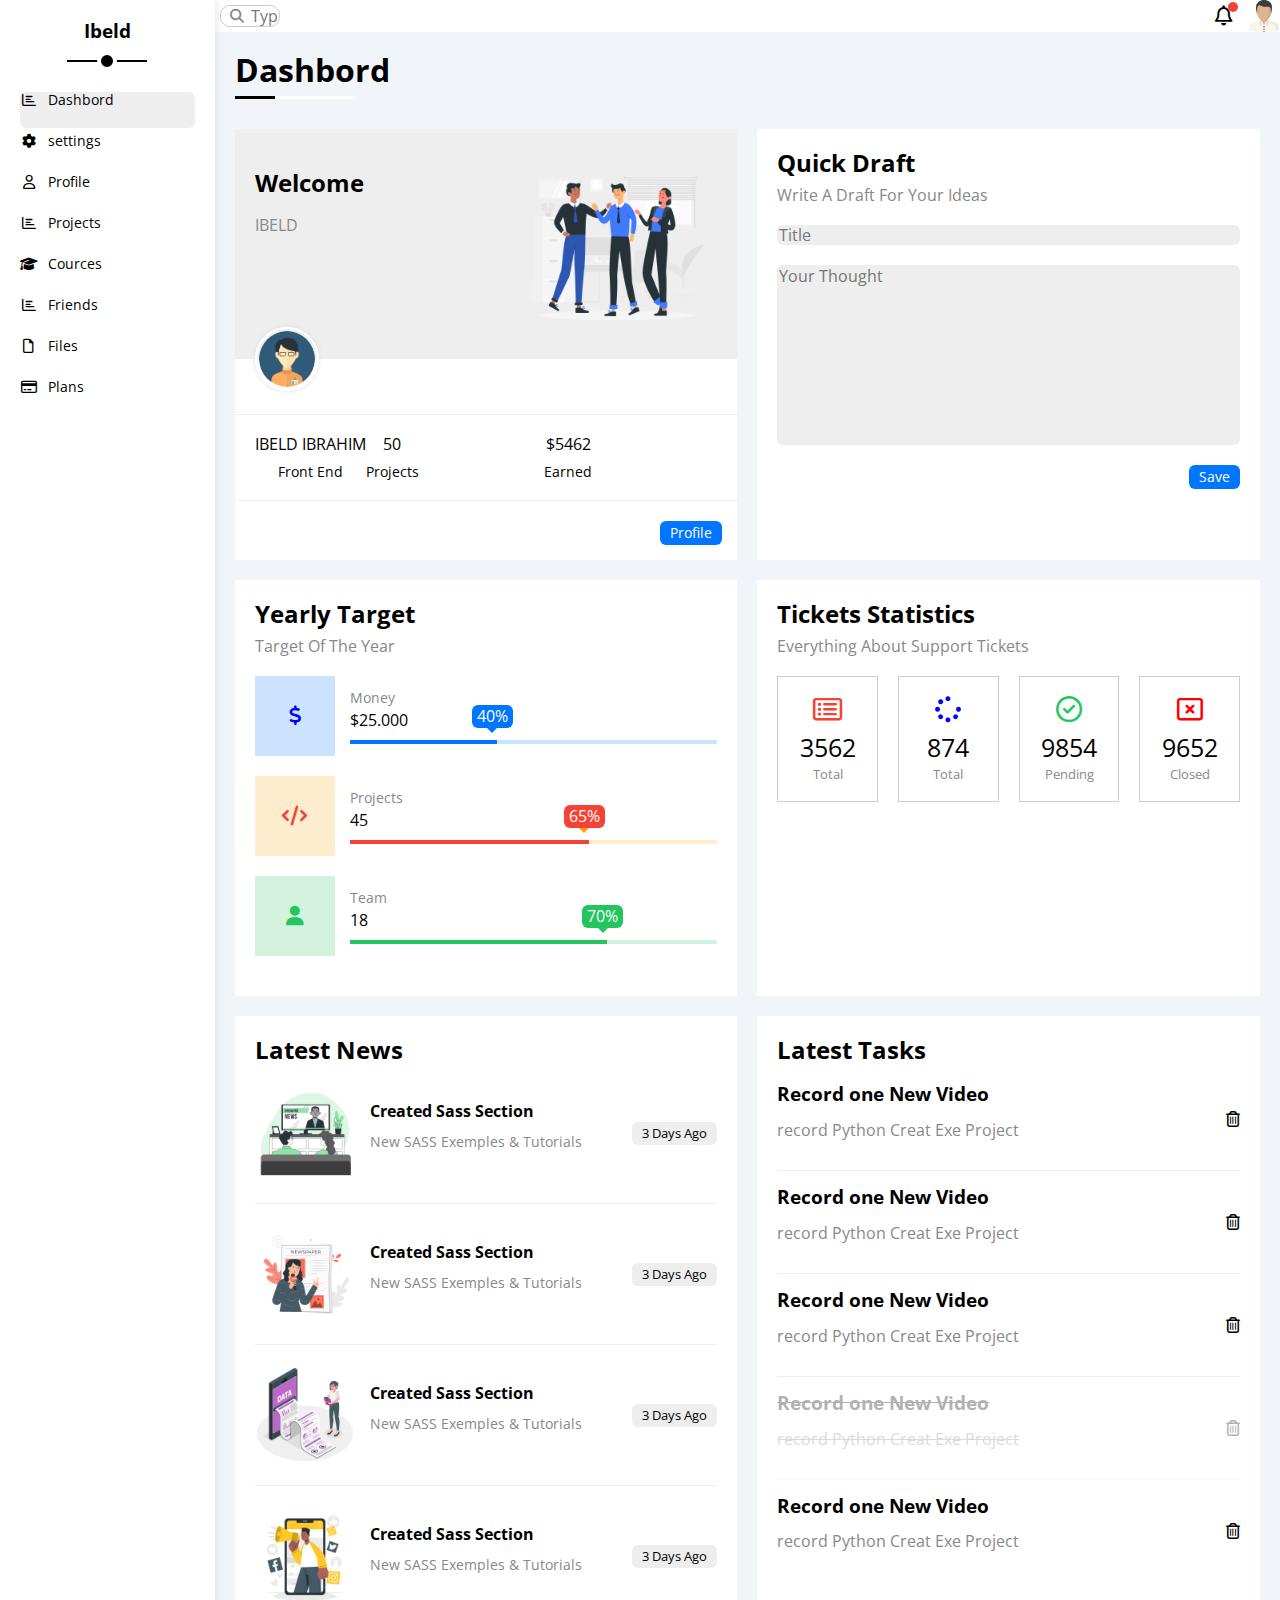
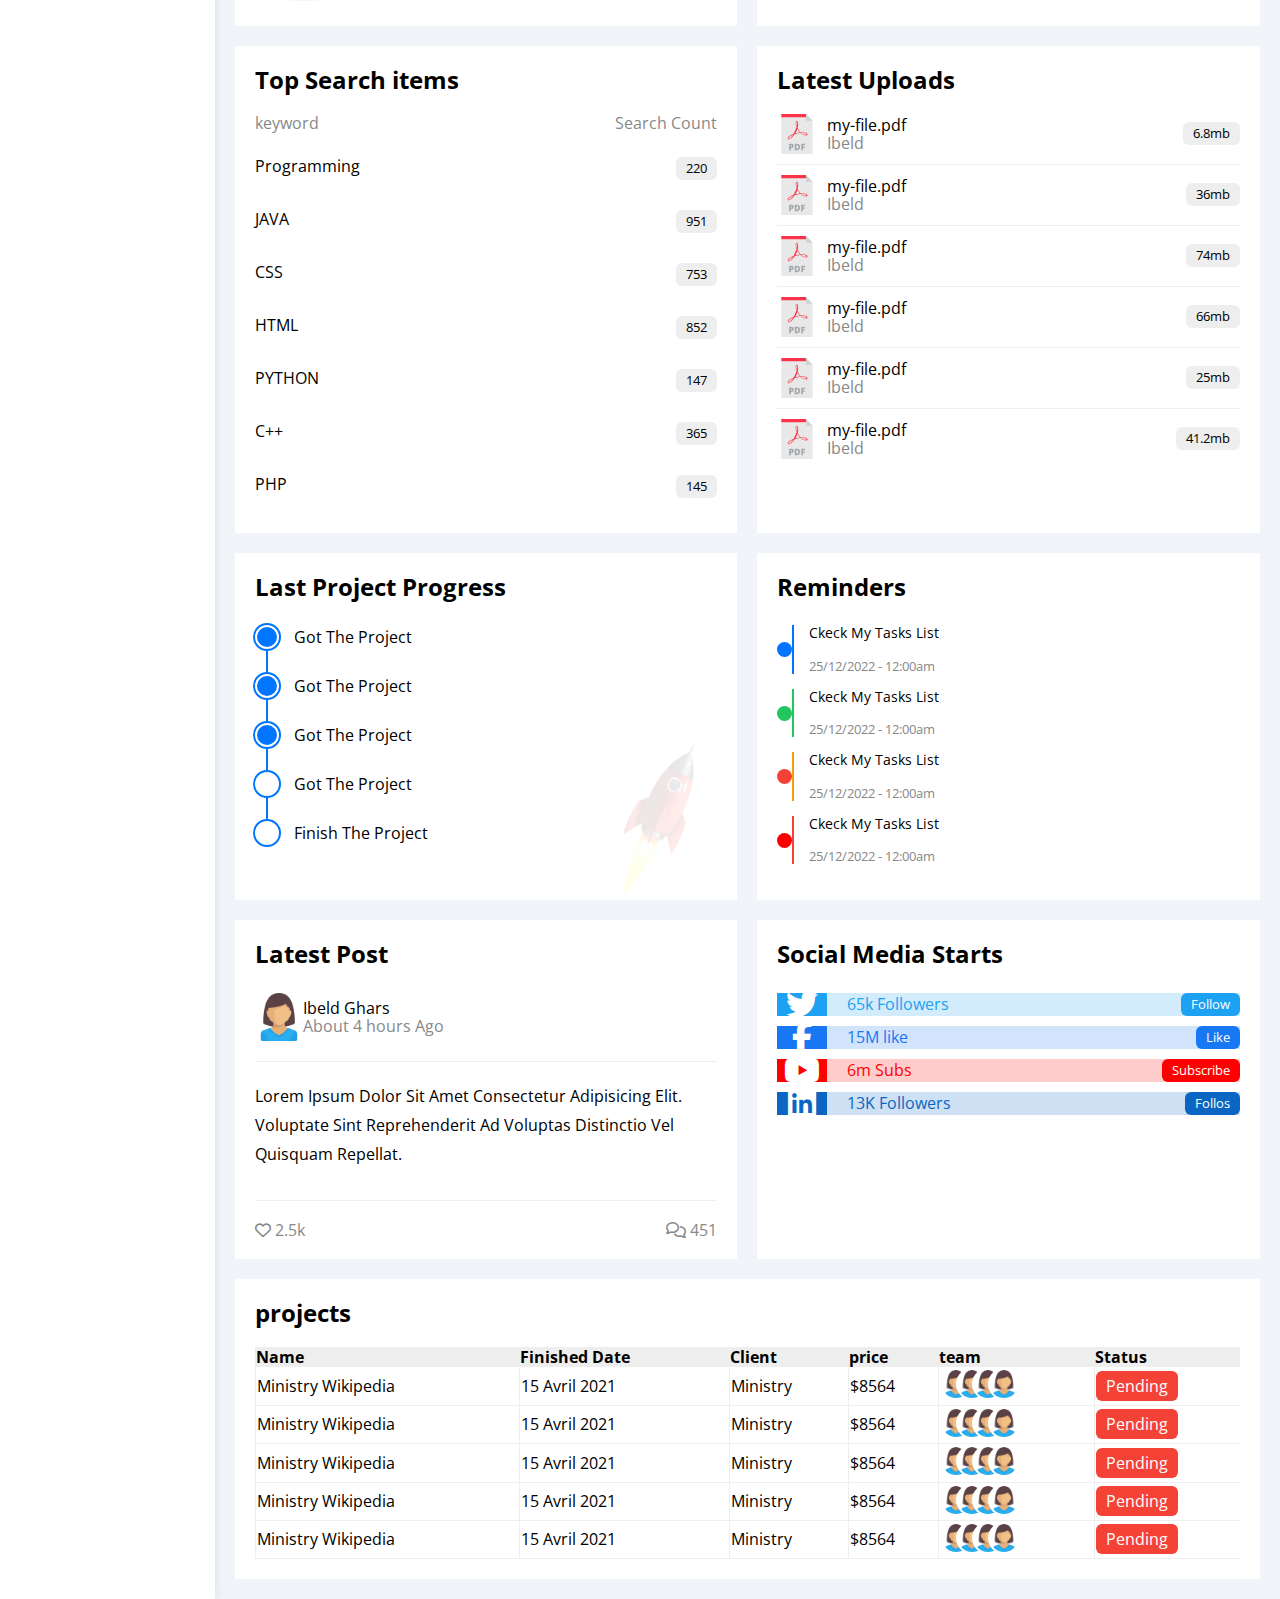
<file: index.html>
<!DOCTYPE html>
<html lang="en">
<head>
    <meta charset="UTF-8">
    <meta name="viewport" content="width=device-width, initial-scale=1.0">
    <!--  Font awsome library -->
    <link rel="stylesheet" href="CSS/all.min.css">
    <!--  frameworks -->
    <link rel="stylesheet" href="CSS/framework.css">
    <!--  render all element normally -->
    <link rel="stylesheet" href="CSS/normalise.css">
    <!--  main template css file -->
    <link rel="stylesheet" href="CSS/ibeld-dash.css">
    <!--  google Fonts -->
    <link rel="preconnect" href="https://fonts.gstatic.com" crossorigin>
    <link href="https://fonts.googleapis.com/css2?family=Open+Sans:ital,wght@0,300..800;1,300..800&display=swap" rel="stylesheet">
    
    <title>Dash-Ibeld</title>
</head>
<body>
    <div class="page d-flex">
        <div class="sidebar bg-white p-20 p-relative">
            <h3 class="p-relative txt-c mt-0">Ibeld</h3>
            <ul>
                <li>
                    <a class="active d-flex align-center fs-14 c-black rad-6 p-10 bg-eee" href="index.html">
                        <i class="fa-regular fa-chart-bar fa-fw"></i>
                        <span>Dashbord</span>
                    </a>
                </li>
                <li>
                    <a class="d-flex align-center fs-14 c-black rad-6 p-10" href="settings.html">
                        <i class="fa-solid fa-gear fa-fw"></i>
                        <span>settings</span>
                    </a>
                </li>
                <li>
                    <a class="d-flex align-center fs-14 c-black rad-6 p-10" href="profile.html">
                        <i class="fa-regular fa-user fa-fw"></i>
                        <span>Profile</span>
                    </a>
                </li>
                <li>
                    <a class="d-flex align-center fs-14 c-black rad-6 p-10" href="projects.html">
                        <i class="fa-regular fa-chart-bar fa-fw"></i>
                        <span>Projects</span>
                    </a>
                </li>
                <li>
                    <a class="d-flex align-center fs-14 c-black rad-6 p-10" href="courses.html">
                        <i class="fa-solid fa-graduation-cap fa-fw"></i>
                        <span>Cources</span>
                    </a>
                </li>
                <li>
                    <a class="d-flex align-center fs-14 c-black rad-6 p-10" href="friends.html">
                        <i class="fa-regular fa-chart-bar fa-fw"></i>
                        <span>Friends</span>
                    </a>
                </li>
                <li>
                    <a class="d-flex align-center fs-14 c-black rad-6 p-10" href="files.html">
                        <i class="fa-regular fa-file fa-fw"></i>
                        <span>Files</span>
                    </a>
                </li>
                <li>
                    <a class="d-flex align-center fs-14 c-black rad-6 p-10" href="plans.html">
                        <i class="fa-regular fa-credit-card fa-fw"></i>
                        <span>Plans</span>
                    </a>
                </li>
                
            </ul>
        </div>

        <div class="content w-full">

            <!-- start head -->
            <div class="head bg-white p-15 between-flex">
                <div class="search p-relative">
                    <input class="search p-10" placeholder="Type A keyword">
                </div>
                <div class="icons d-flex align-center">
                    <span class=" notification p-relative">
                        <i class="fa-regular fa-bell fa-lg"></i>
                    </span>
                    <img src="imgs/avat.png" alt="">
                </div>
            </div>
            <!-- end head -->

            <h1 class="p-relative">Dashbord</h1>
            <div class="wrapper d-grid gap-20">
                <!-- start welcome -->
                <div class="welcome bg-white rad-10 txt-c-mobile block-mobile">
                    <div class="intro p-20 d-flex space-between bg-eee">
                        <div>
                            <h2 class="m-0">Welcome</h2>
                            <p class="c-grey mt-5">IBELD</p>
                        </div>
                        <img class="hide-mobile" src="imgs/welcome.png" alt="">
                    </div>
                    <img src="imgs/avat-2.png" alt="" class="avatar">
                    <div class="body txt-c d-flex p-20 mt-20 mb-20 block-mobile">
                        <span>IBELD IBRAHIM <span class="d-block c.c-grey fs-14 mt-10 ">Front End</span></span>
                        <span>50 <span class="d-block c.c-grey fs-14 mt-10 ">Projects</span></span>
                        <div>$5462 <span class="d-block c.c-grey fs-14 mt-10 ">Earned</span></div>
                    </div>
                    <a href="profile-html" class="visit d-block fs-14 bg-blue c-white w-fit btn-shape">Profile</a>
                </div>
                <!-- end welcome -->
                <!-- start Quick -->
                <div class="quick-draft p-20 bg-white rad-10">
                    <h2 class="mt-0 mb-10">Quick Draft</h2>
                    <p class="mt-0 mb-20 c-grey fs-15">Write A Draft For Your Ideas</p>
                    <form>
                        <input class="d-block mb-20 w-full p-10 b-none bg-eee rad-6" type="text" placeholder="Title">
                        <textarea class="d-block mb-20 w-full p-10 b-none bg-eee rad-6" placeholder="Your Thought"></textarea>
                        <input class="save d-block fs-14 bg-blue c-white b-none w-fit btn-shape" type="submit" value="Save">
                    </form>
                </div>
                <!-- end Quick -->
                <!-- start target -->
                <div class="target p-20 bg-white rad-10">
                    <h2 class="mt-0 mb-10">Yearly Target</h2>
                    <p class="mt-0 mb-20 c-grey fs-15">Target Of The Year</p>
                    <div class="target-row mb-20 d-flex center-flex blue">
                        <div class="icon center-flex">
                            <i class="fa-solid fa-dollar-sign fa-lg c-blue"></i>
                        </div>
                        <div class="details">
                            <span class="fs-14 c-grey">Money</span>
                            <span class="d-block mt-5 mb-10 fw-bold">$25.000</span>
                            <div class="progress p-relative">
                                <span class="bg-blue blue" style="width: 40%">
                                    <span class="bg-blue">40%</span>
                                </span>
                            </div>
                        </div>
                    </div>
                    <div class="target-row mb-20  d-flex center-flex orange">
                        <div class="icon center-flex">
                            <i class="fa-solid fa-code fa-lg c-orange"></i>
                        </div>
                        <div class="details">
                            <span class="fs-14 c-grey">Projects</span>
                            <span class="d-block mt-5 mb-10 fw-bold">45</span>
                            <div class="progress p-relative">
                                <span class="bg-orange orange" style="width: 65%">
                                    <span class="bg-orange">65%</span>
                                </span>
                            </div>
                        </div>
                    </div>
                    <div class="target-row mb-20 d-flex center-flex green">
                        <div class="icon center-flex">
                            <i class="fa-solid fa-user fa-lg c-green"></i>
                        </div>
                        <div class="details">
                            <span class="fs-14 c-grey">Team</span>
                            <span class="d-block mt-5 mb-10 fw-bold">18</span>
                            <div class="progress p-relative">
                                <span class="bg-green green" style="width: 70%">
                                    <span class="bg-green">70%</span>
                                </span>
                            </div>
                        </div>
                    </div>
                </div>
                <!-- end target -->
                <!-- start ticket -->
                <div class="tickets p-20 bg-white rad-10">
                    <h2 class="mt-0 mb-10">Tickets Statistics</h2>
                    <p class="mt-0 mb-20 c-grey fs-15">Everything About Support Tickets</p>
                    <div class="d-flex txt-c gap-20 f-wrap">
                        <div class="box p-20 rad-10 fs-13 c-grey">
                            <i class="fa-regular fa-rectangle-list fa-2x mb-10 c-orange"></i>
                            <span class="d-block c-black fw-bold fs-25 mb-5">3562</span>
                            Total
                        </div>
                        <div class="box p-20 rad-10 fs-13 c-grey">
                            <i class="fa-solid fa-spinner fa-2x mb-10 c-blue"></i>
                            <span class="d-block c-black fw-bold fs-25 mb-5">874</span>
                            Total
                        </div>
                        <div class="box p-20 rad-10 fs-13 c-grey">
                            <i class="fa-regular fa-circle-check fa-2x mb-10 c-green"></i>
                            <span class="d-block c-black fw-bold fs-25 mb-5">9854</span>
                            Pending
                        </div>
                        <div class="box p-20 rad-10 fs-13 c-grey">
                            <i class="fa-regular fa-rectangle-xmark fa-2x mb-10 c-red"></i>
                            <span class="d-block c-black fw-bold fs-25 mb-5">9652</span>
                            Closed
                        </div>
                    </div>
                </div>
                <!-- end ticket -->
                <!-- start latest news -->
                <div class="latest-news p-20 bg-white rad-10 txt-c-mobile">
                    <h2 class="mt-0 mb-20">Latest News</h2>
                    <div class="news-row d-flex align-center">
                        <img src="imgs/news-1.png" alt="">
                        <div class="info">
                            <h3>Created Sass Section</h3>
                            <p class="m-0 fs-14 c-grey">New SASS Exemples & Tutorials</p>
                        </div>
                        <div class="btn-shape bg-eee fs-13 label">3 Days Ago</div>
                    </div>
                    <div class="news-row d-flex align-center">
                        <img src="imgs/news-2.png" alt="">
                        <div class="info">
                            <h3>Created Sass Section</h3>
                            <p class="m-0 fs-14 c-grey">New SASS Exemples & Tutorials</p>
                        </div>
                        <div class="btn-shape bg-eee fs-13 label">3 Days Ago</div>
                    </div>
                    <div class="news-row d-flex align-center">
                        <img src="imgs/news-3.png" alt="">
                        <div class="info">
                            <h3>Created Sass Section</h3>
                            <p class="m-0 fs-14 c-grey">New SASS Exemples & Tutorials</p>
                        </div>
                        <div class="btn-shape bg-eee fs-13 label">3 Days Ago</div>
                    </div>
                    <div class="news-row d-flex align-center">
                        <img src="imgs/news-4.png" alt="">
                        <div class="info">
                            <h3>Created Sass Section</h3>
                            <p class="m-0 fs-14 c-grey">New SASS Exemples & Tutorials</p>
                        </div>
                        <div class="btn-shape bg-eee fs-13 label">3 Days Ago</div>
                    </div>
                </div>
                <!-- end latest news -->
                <!-- end Tasks -->
                <div class="tasks p-20 bg-white rad-10">
                    <h2 class="mt-0 mb-20">Latest Tasks</h2>
                    <div class="task-row between-flex">
                        <div class="info">
                            <h3 class="mt-0 mb-5 fs-15">Record one New Video</h3>
                            <p class="m-0 c-grey">record Python Creat Exe Project</p>
                        </div>
                        <i class="fa-regular fa-trash-can delete"></i>
                    </div>
                    <div class="task-row between-flex">
                        <div class="info">
                            <h3 class="mt-0 mb-5 fs-15">Record one New Video</h3>
                            <p class="m-0 c-grey">record Python Creat Exe Project</p>
                        </div>
                        <i class="fa-regular fa-trash-can delete"></i>
                    </div>
                    <div class="task-row between-flex">
                        <div class="info">
                            <h3 class="mt-0 mb-5 fs-15">Record one New Video</h3>
                            <p class="m-0 c-grey">record Python Creat Exe Project</p>
                        </div>
                        <i class="fa-regular fa-trash-can delete"></i>
                    </div>
                    <div class="task-row between-flex done">
                        <div class="info">
                            <h3 class="mt-0 mb-5 fs-15">Record one New Video</h3>
                            <p class="m-0 c-grey">record Python Creat Exe Project</p>
                        </div>
                        <i class="fa-regular fa-trash-can delete"></i>
                    </div>
                    <div class="task-row between-flex">
                        <div class="info">
                            <h3 class="mt-0 mb-5 fs-15">Record one New Video</h3>
                            <p class="m-0 c-grey">record Python Creat Exe Project</p>
                        </div>
                        <i class="fa-regular fa-trash-can delete"></i>
                    </div>
                </div>
                <!-- end Tasks -->
                <!-- end Top Search Word widget -->
                <div class="search-items p-20 bg-white rad-10">
                    <h2 class="mt-0 mb-20">Top Search items</h2>
                    <div class="items-head d-flex space-between c-grey mb-10">
                        <div>keyword</div>
                        <div>Search Count</div>
                    </div>
                    <div class="items d-flex space-between pt-15 pb-15">
                        <span>Programming</span>
                        <span class="bg-eee fs-13 btn-shape">220</span>
                    </div>
                    <div class="items d-flex space-between pt-15 pb-15">
                        <span>JAVA</span>
                        <span class="bg-eee fs-13 btn-shape">951</span>
                    </div>
                    <div class="items d-flex space-between pt-15 pb-15">
                        <span>CSS</span>
                        <span class="bg-eee fs-13 btn-shape">753</span>
                    </div>
                    <div class="items d-flex space-between pt-15 pb-15">
                        <span>HTML</span>
                        <span class="bg-eee fs-13 btn-shape">852</span>
                    </div>
                    <div class="items d-flex space-between pt-15 pb-15">
                        <span>PYTHON</span>
                        <span class="bg-eee fs-13 btn-shape">147</span>
                    </div>
                    <div class="items d-flex space-between pt-15 pb-15">
                        <span>C++</span>
                        <span class="bg-eee fs-13 btn-shape">365</span>
                    </div>
                    <div class="items d-flex space-between pt-15 pb-15">
                        <span>PHP</span>
                        <span class="bg-eee fs-13 btn-shape">145</span>
                    </div>
                </div>
                <!-- end Top Search Word widget -->
                <!-- start latest Uploads  -->
                <div class="latest-uploads p-20 bg-white rad-10">
                    <h2 class="mt-0 mb-20">Latest Uploads</h2>
                    <ul class="m-0">
                        <li class="between-flex pb-10 mb-10">
                            <div class="d-flex align-center">
                                <img class="mr-10" src="imgs/pdf.svg" alt="">
                                <div>
                                    <span class="d-block">my-file.pdf</span>
                                    <span class="fs-15 c-grey">Ibeld</span>
                                </div>
                            </div>
                            <div class="bg-eee btn-shape fs-13">6.8mb</div>
                        </li>
                        <li class="between-flex pb-10 mb-10">
                            <div class="d-flex align-center">
                                <img class="mr-10" src="imgs/pdf.svg" alt="">
                                <div>
                                    <span class="d-block">my-file.pdf</span>
                                    <span class="fs-15 c-grey">Ibeld</span>
                                </div>
                            </div>
                            <div class="bg-eee btn-shape fs-13">36mb</div>
                        </li>
                        <li class="between-flex pb-10 mb-10">
                            <div class="d-flex align-center">
                                <img class="mr-10" src="imgs/pdf.svg" alt="">
                                <div>
                                    <span class="d-block">my-file.pdf</span>
                                    <span class="fs-15 c-grey">Ibeld</span>
                                </div>
                            </div>
                            <div class="bg-eee btn-shape fs-13">74mb</div>
                        </li>
                        <li class="between-flex pb-10 mb-10">
                            <div class="d-flex align-center">
                                <img class="mr-10" src="imgs/pdf.svg" alt="">
                                <div>
                                    <span class="d-block">my-file.pdf</span>
                                    <span class="fs-15 c-grey">Ibeld</span>
                                </div>
                            </div>
                            <div class="bg-eee btn-shape fs-13">66mb</div>
                        </li>
                        <li class="between-flex pb-10 mb-10">
                            <div class="d-flex align-center">
                                <img class="mr-10" src="imgs/pdf.svg" alt="">
                                <div>
                                    <span class="d-block">my-file.pdf</span>
                                    <span class="fs-15 c-grey">Ibeld</span>
                                </div>
                            </div>
                            <div class="bg-eee btn-shape fs-13">25mb</div>
                        </li>
                        <li class="between-flex pb-10 mb-10">
                            <div class="d-flex align-center">
                                <img class="mr-10" src="imgs/pdf.svg" alt="">
                                <div>
                                    <span class="d-block">my-file.pdf</span>
                                    <span class="fs-15 c-grey">Ibeld</span>
                                </div>
                            </div>
                            <div class="bg-eee btn-shape fs-13">41.2mb</div>
                        </li>
                        
                    </ul>
                </div>
                <!-- end latest Uploads -->
                <!-- start last project -->
                <div class="last-project p-20 bg-white rad-10 p-relative">
                    <h2 class="mt-0 mb-20">Last Project Progress</h2>
                    <ul class="m-0 p-relative">
                        <li class="mt-25 d-flex align-center done">Got The Project</li>
                        <li class="mt-25 d-flex align-center done">Got The Project</li>
                        <li class="mt-25 d-flex align-center done">Got The Project</li>
                        <li class="mt-25 d-flex align-center current">Got The Project</li>
                        <li class="mt-25 d-flex align-center ">Finish The Project</li>
                    </ul>
                    <img class="launch-icon hide-mobile" src="imgs/launch-icon.png" alt="">
                </div>
                <!-- end last project -->
                <!-- start reminders -->
                <div class="reminders p-20 bg-white rad-10 p-relative">
                    <h2 class="mt-0 mb-25">Reminders</h2>
                    <ul class="m-0">
                        <li class="d-flex align-center mt-15">
                            <span class="key bg-blue mr-15 d-block rad-half"></span>
                            <div class="pl-15 blue">
                                <p class="fs-14 fw-bold mt-0 mb5">Ckeck My Tasks List</p>
                                <span class="fs-13 c-grey">25/12/2022 - 12:00am</span>
                            </div>
                        </li>
                        <li class="d-flex align-center mt-15">
                            <span class="key bg-green mr-15 d-block rad-half"></span>
                            <div class="pl-15 green">
                                <p class="fs-14 fw-bold mt-0 mb5">Ckeck My Tasks List</p>
                                <span class="fs-13 c-grey">25/12/2022 - 12:00am</span>
                            </div>
                        </li>
                        <li class="d-flex align-center mt-15">
                            <span class="key bg-orange mr-15 d-block rad-half"></span>
                            <div class="pl-15 orange">
                                <p class="fs-14 fw-bold mt-0 mb5">Ckeck My Tasks List</p>
                                <span class="fs-13 c-grey">25/12/2022 - 12:00am</span>
                            </div>
                        </li>
                        <li class="d-flex align-center mt-15">
                            <span class="key bg-red mr-15 d-block rad-half"></span>
                            <div class="pl-15 red">
                                <p class="fs-14 fw-bold mt-0 mb5">Ckeck My Tasks List</p>
                                <span class="fs-13 c-grey">25/12/2022 - 12:00am</span>
                            </div>
                        </li>
                    </ul>
                </div>
                <!-- end reminders -->
                <!-- start latest post -->
                <div class="latest-post p-20 bg-white rad-10 p-relative">
                    <h2 class="mt-0 mb-25">Latest Post</h2>
                    <div class="top d-flex align-center">
                        <img class="avatar mr-15" src="imgs/avatar-e.png" alt="">
                        <div class="info">
                            <span class="d-block mb5 fw-bold">Ibeld Ghars</span>
                            <span class="c-grey">About 4 hours Ago</span>
                        </div>
                    </div>
                    <div class="post-content txt-c-mobile pt-20 pb-20 mt-20 mb-20">
                        Lorem ipsum dolor sit amet consectetur adipisicing elit. 
                        Voluptate sint reprehenderit ad voluptas distinctio 
                        vel quisquam repellat.
                    </div>
                    <div class="post-stats between-flex c-grey">
                        <div>
                            <i class="fa-regular fa-heart"></i>
                            <span>2.5k</span>
                        </div>
                        <div>
                            <i class="fa-regular fa-comments"></i>
                            <span>451</span>
                        </div>
                    </div>
                </div>
                <!-- end latest post -->
                <!-- start social media -->
                <div class="social-media p-20 bg-white rad-10 p-relative">
                    <h2 class="mt-0 mb-25">Social Media Starts</h2>
                    <div class="box twitter p-15 p-relative mb-10 between-flex">
                        <i class="fa-brands fa-twitter fa-2x c-white h-full center-flex"></i>
                        <span>65k Followers</span>
                        <a class="fs-13 c-white btn-shape" href="#">Follow</a>
                    </div>
                    <div class="box facebook p-15 p-relative mb-10 between-flex">
                        <i class="fa-brands fa-facebook-f fa-2x c-white h-full center-flex"></i>
                        <span>15M like</span>
                        <a class="fs-13 c-white btn-shape" href="#">Like</a>
                    </div>
                    <div class="box youtube p-15 p-relative mb-10 between-flex">
                        <i class="fa-brands fa-youtube fa-2x c-white h-full center-flex"></i>
                        <span>6m Subs</span>
                        <a class="fs-13 c-white btn-shape" href="#">Subscribe</a>
                    </div>
                    <div class="box linkedin p-15 p-relative mb-10 between-flex">
                        <i class="fa-brands fa-linkedin fa-2x c-white h-full center-flex"></i>
                        <span>13K Followers</span>
                        <a class="fs-13 c-white btn-shape" href="#">Follos</a>
                    </div>
                </div>
                <!-- end social media -->
            </div>
            <!-- start projects table -->
            <div class="projects bg-white p-20 rad-10 m-20">
                <h2 class="mt-0 mb-20">projects</h2>
                <div class="responsive-table">
                    <table class="fs-15 w-full">
                        <thead>
                            <tr>
                                <td>Name</td>
                                <td>Finished Date</td>
                                <td>Client</td>
                                <td>price</td>
                                <td>team</td>
                                <td>Status</td>
                            </tr>
                        </thead>
                        <tbody>
                            <tr>
                                <td>Ministry Wikipedia</td>
                                <td>15 Avril 2021</td>
                                <td>Ministry</td>
                                <td>$8564</td>
                                <td>
                                    <img src="imgs/avatar-e.png" alt="">
                                    <img src="imgs/avatar-e.png" alt="">
                                    <img src="imgs/avatar-e.png" alt="">
                                    <img src="imgs/avatar-e.png" alt="">
                                
                                </td>
                                <td>
                                    <span class="btn-shape bg-orange c-white">Pending</span>
                                </td>
                            </tr>
                            <tr>
                                <td>Ministry Wikipedia</td>
                                <td>15 Avril 2021</td>
                                <td>Ministry</td>
                                <td>$8564</td>
                                <td>
                                    <img src="imgs/avatar-e.png" alt="">
                                    <img src="imgs/avatar-e.png" alt="">
                                    <img src="imgs/avatar-e.png" alt="">
                                    <img src="imgs/avatar-e.png" alt="">
                                
                                </td>
                                <td>
                                    <span class="btn-shape bg-orange c-white">Pending</span>
                                </td>
                            </tr>
                            <tr>
                                <td>Ministry Wikipedia</td>
                                <td>15 Avril 2021</td>
                                <td>Ministry</td>
                                <td>$8564</td>
                                <td>
                                    <img src="imgs/avatar-e.png" alt="">
                                    <img src="imgs/avatar-e.png" alt="">
                                    <img src="imgs/avatar-e.png" alt="">
                                    <img src="imgs/avatar-e.png" alt="">
                                
                                </td>
                                <td>
                                    <span class="btn-shape bg-orange c-white">Pending</span>
                                </td>
                            </tr>
                            <tr>
                                <td>Ministry Wikipedia</td>
                                <td>15 Avril 2021</td>
                                <td>Ministry</td>
                                <td>$8564</td>
                                <td>
                                    <img src="imgs/avatar-e.png" alt="">
                                    <img src="imgs/avatar-e.png" alt="">
                                    <img src="imgs/avatar-e.png" alt="">
                                    <img src="imgs/avatar-e.png" alt="">
                                
                                </td>
                                <td>
                                    <span class="btn-shape bg-orange c-white">Pending</span>
                                </td>
                            </tr>
                            <tr>
                                <td>Ministry Wikipedia</td>
                                <td>15 Avril 2021</td>
                                <td>Ministry</td>
                                <td>$8564</td>
                                <td>
                                    <img src="imgs/avatar-e.png" alt="">
                                    <img src="imgs/avatar-e.png" alt="">
                                    <img src="imgs/avatar-e.png" alt="">
                                    <img src="imgs/avatar-e.png" alt="">
                                
                                </td>
                                <td>
                                    <span class="btn-shape bg-orange c-white">Pending</span>
                                </td>
                            </tr>
                        </tbody>
                    </table>
                </div>
            </div>
            <!-- end projects table -->
        </div>

    </div>
</body>
</html>
</file>
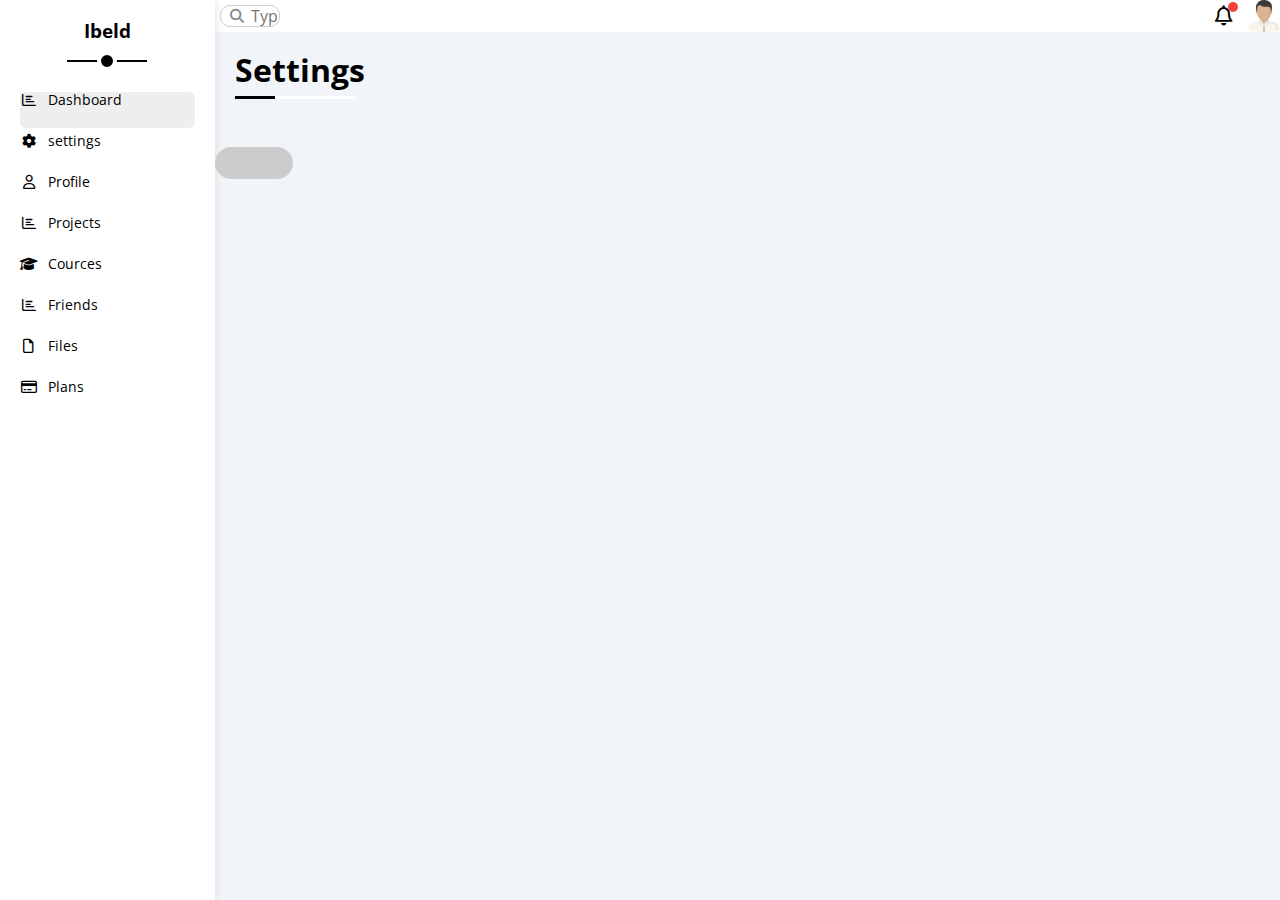
<file: setting.html>
<!DOCTYPE html>
<html lang="en">
<head>
    <meta charset="UTF-8">
    <meta name="viewport" content="width=device-width, initial-scale=1.0">
    <!--  Font awsome library -->
    <link rel="stylesheet" href="CSS/all.min.css">
    <!--  frameworks -->
    <link rel="stylesheet" href="CSS/framework.css">
    <!--  render all element normally -->
    <link rel="stylesheet" href="CSS/normalise.css">
    <!--  main template css file -->
    <link rel="stylesheet" href="CSS/ibeld-dash.css">
    <!--  google Fonts -->
    <link rel="preconnect" href="https://fonts.gstatic.com" crossorigin>
    <link href="https://fonts.googleapis.com/css2?family=Open+Sans:ital,wght@0,300..800;1,300..800&display=swap" rel="stylesheet">
    
    <title>Settings</title>
</head>
<body>
    <div class="page d-flex">
        <div class="sidebar bg-white p-20 p-relative">
            <h3 class="p-relative txt-c mt-0">Ibeld</h3>
            <ul>
                <li>
                    <a class=" d-flex align-center fs-14 c-black rad-6 p-10 bg-eee" href="index.html">
                        <i class="fa-regular fa-chart-bar fa-fw"></i>
                        <span>Dashboard</span>
                    </a>
                </li>
                <li>
                    <a class="active d-flex align-center fs-14 c-black rad-6 p-10" href="settings.html">
                        <i class="fa-solid fa-gear fa-fw"></i>
                        <span>settings</span>
                    </a>
                </li>
                <li>
                    <a class="d-flex align-center fs-14 c-black rad-6 p-10" href="profile.html">
                        <i class="fa-regular fa-user fa-fw"></i>
                        <span>Profile</span>
                    </a>
                </li>
                <li>
                    <a class="d-flex align-center fs-14 c-black rad-6 p-10" href="projects.html">
                        <i class="fa-regular fa-chart-bar fa-fw"></i>
                        <span>Projects</span>
                    </a>
                </li>
                <li>
                    <a class="d-flex align-center fs-14 c-black rad-6 p-10" href="courses.html">
                        <i class="fa-solid fa-graduation-cap fa-fw"></i>
                        <span>Cources</span>
                    </a>
                </li>
                <li>
                    <a class="d-flex align-center fs-14 c-black rad-6 p-10" href="friends.html">
                        <i class="fa-regular fa-chart-bar fa-fw"></i>
                        <span>Friends</span>
                    </a>
                </li>
                <li>
                    <a class="d-flex align-center fs-14 c-black rad-6 p-10" href="files.html">
                        <i class="fa-regular fa-file fa-fw"></i>
                        <span>Files</span>
                    </a>
                </li>
                <li>
                    <a class="d-flex align-center fs-14 c-black rad-6 p-10" href="plans.html">
                        <i class="fa-regular fa-credit-card fa-fw"></i>
                        <span>Plans</span>
                    </a>
                </li>
                
            </ul>
        </div>

        <div class="content w-full">

            <!-- start head -->
            <div class="head bg-white p-15 between-flex">
                <div class="search p-relative">
                    <input class="search p-10" placeholder="Type A keyword">
                </div>
                <div class="icons d-flex align-center">
                    <span class=" notification p-relative">
                        <i class="fa-regular fa-bell fa-lg"></i>
                    </span>
                    <img src="imgs/avat.png" alt="">
                </div>
            </div>
            <!-- end head -->

            <h1 class="p-relative">Settings</h1>
            <div class="settings-page">
                <label>
                    <input class="toggle-checkbox" type="checkbox">
                    <div class="toggle-switch">
                        
                    </div>
                </label>
            </div>
            
        </div>

    </div>
</body>
</html>
</file>
<file: CSS/framework.css>
:root{
    --blue-color: #0075ff;
    --blue-alt-color: #0d69d5;
    --orange-color: #f59e0b;
    --green-color: #22c55e;
    --red-color: #f44336;
    --grey-color: #888;
}
/* start box */
.d-flex{
    display: flex;
}
.align-center{
    align-items: center;
}
.space-between{
    justify-content: space-between;
}
.d-grid{
    display: grid;
}
.gap-20{
    gap: 20px;
}
.d-block{
    display: block;
}
.b-none{
    border: none;
}
@media (max-width: 767px) {
    .block-mobile{
        display: block;
    }
    .hide-mobile{
        display: none;
    }
}
.h-full{
    height: 100%;
}
.w-fit{
    width: fit-content;
}
.w-full{
    width: 100%;
}
/* end box */
/* start padding and margin */
.p-20{
    padding: 20px;
}
.pt-15{
    padding-top: 15px;
}
.pt-20{
    padding-top: 20px;
}
.pb-10{
    padding-bottom: 10px;
}
.pb-15{
    padding-bottom: 15px;
}
.pb-20{
    padding-bottom: 20px;
}
.pl-15{
    padding-left: 15px;
}
.mt-0{
    margin-top: 0;
}
.m-20{
    margin: 20px;
}
.mt-0{
    margin-top: 0;
}
.mt-5{
    margin-top: 5px;
}
.mt-10{
    margin-top: 10px;
}
.mt-15{
    margin-top: 15px;
}
.mt-20{
    margin-top: 20px;
}
.mt-25{
    margin-top: 25px;
}
.mr-10{
    margin-right: 10px;
}
.mb-5{
    margin-bottom: 5px;
}
.mb-10{
    margin-bottom: 10px;
}
.mb-20{
    margin-bottom: 20px;
}
.mb-25{
    margin-bottom: 25px;
}
/* end padding and margin */
/* start color*/
.bg-white{
    background-color: white;
}
.bg-eee{
    background-color: #eee;
}
.bg-blue{
    background-color: #0075ff;
}
.bg-green{
    background-color: #22c55e;
}
.bg-orange{
    background-color: #f44336;
}
.bg-red{
    background-color: red;
}
.c-black{
    color: black;
}
.c-grey{
    color: var(--grey-color);
}
.c-green{
    color: #22c55e;
}
.c-orange{
    color: #f44336;
}
.c-white{
    color: white;
}
.c-red{
    color: red;
}
.c-blue{
    color: blue;
}
/* end color */
/* start position */
.p-relative{
    position: relative;
}
/* end position */
/* start font */
.txt-c{
    text-align: center;
}
.fs-14{
    font-size: 14px;
}
.fs-13{
    font-size: 13px;
}
.fs-25{
    font-size: 25px;
}
@media (max-width: 767px) {
    .txt-c-mobile{
        text-align: center;
    }
}
/* end font */
/* start border */
.rad-6{
    border-radius: 6px;
}
.rad-half{
    border-radius: 50%;
}
/* end border */
/* start components */
.between-flex{
    display: flex;
    align-items: center;
    justify-content: space-between;
}
.center-flex{
    display: flex;
    align-items: center;
    justify-content: center;
}
.btn-shape{
    padding: 4px 10px;
    border-radius: 6px;
}
/* end components */
</file>
<file: CSS/ibeld-dash.css>
*{
    box-sizing: border-box;
}
body{
    margin: 0;
    font-family: "Open Sans", sans-serif;
}
*:focus{
    outline: none;
}
a{
    text-decoration: none;
}
ul{
    list-style: none;
    padding: 0;
}
::-webkit-scrollbar{
    width: 15px;
}
::-webkit-scrollbar-track{
    background-color: white;
}
::-webkit-scrollbar-thumb{
    background-color: var(--blue-color);
}
::-webkit-scrollbar-thumb:hover{
    background-color: var(--blue-alt-color);
}
.page{
    background-color: #f1f5f9;
    min-height: 100vh;
}

/* start sidebar */
.sidebar{
    width: 250px;
    box-shadow: 0 0 10px #ddd;
}
.sidebar > h3{
    margin-bottom: 50px;
}
.sidebar > h3::before,
.sidebar > h3::after{
    content: "";
    background-color: black;
    transform: translateX(-50%);
    position: absolute;
    left: 50%;
}
.sidebar > h3::before{
    width: 80px;
    height: 2px;
    bottom: -20px;
}
.sidebar > h3::after{
    bottom: -29px;
    width: 12px;
    height: 12px;
    border-radius: 50%;
    border: 4px solid white;
}
.sidebar ul{
}
.sidebar ul li{

}
.sidebar ul li a:hover,
.sidebar ul li a:active{
    background-color: #f6f6f6;
}
.sidebar ul li a{
    transition: 0.3s;
    margin-bottom: 5px;
    padding-bottom: 20px;
}
.sidebar ul li a span{
    font-size: 14px;
    margin-left: 10px;
}
@media (max-width: 767px) {
    .sidebar{
        width: 58px;
        padding: 10px;
    }
    .sidebar ul li a span{
        display: none;
    }
    .sidebar > h3{
        font-size: 13px;
        margin-bottom: 15px;
    }
    .sidebar > h3::after,
    .sidebar > h3::before{
        display: none;
    }
}
/* end sidebar */
/* start content head */
.content{
    overflow: hidden;
}
.head .search::before{
    font-family: var(--fa-style-family-classic);
    content: "\f002";
    font-weight: 900;
    position: absolute;
    left: 15px;
    top: 50%;
    transform: translateY(-50%);
    font-size: 14px;
    color: var(--grey-color);
}
.head .search input{
    border: 1px solid #ccc;
    border-radius: 10px;
    margin-left: 5px;
    padding-left: 30px;
    width: 60px;
    transition: width 0.3s;
}
.head .search input:focus{
    width: 200px;
}
.head .search input:focus::placeholder{
    opacity: 0;
}
.head .icons .notification::before{
    content: "";
    position: absolute;
    width: 10px;
    height: 10px;
    border-radius: 50%;
    background-color: var(--red-color);
    right: -5px;
    top: -5px;
}
.head .icons img{
    width: 32px;
    height: 32px;
    margin-left: 15px;
}
.page h1{
    margin: 20px 20px 40px;
}
.page h1::before,
.page h1::after{
    content: "";
    height: 3px;
    position: absolute;
    bottom: -10px;
    left: 0;
}
.page h1::before{
    background-color: white;
    width: 120px;
}
.page h1::after{
    background-color: black;
    width: 40px;
}
.wrapper{
    grid-template-columns: repeat(auto-fill, minmax(450px, 1fr));
    margin-left: 20px;
    margin-right: 20px;
    margin-bottom: 20px;
}
@media (max-width: 767px) {
    .wrapper{
        grid-template-columns: minmax(200px, 1fr);
        margin-left: 10px;
        margin-right: 10px;
    }
}
/* end content head */
/* start welcome */
.welcome{
    overflow: hidden;
}
.welcome .intro img{
    width: 200px;
    margin-bottom: -10px;
}
.welcome .avatar{
    width: 64px;
    height: 64px;
    border: 2px solid white;
    border-radius: 50%;
    padding: 2px;
    box-shadow: 0 0 5px #ddd;
    margin-left: 20px;
    margin-top: -32px;
}
.welcome .body{
    border-top: 1px solid #eee;
    border-bottom: 1px solid #eee;
}
.welcome .body > div{
    flex: 1;
}
.welcome .visit{
    margin: 0 15px 15px auto;
    transition:  0.3s;
}
.welcome .visit:hover{
    background-color: var(--blue-alt-color);
}
@media (max-width: 767px) {
    .welcome .intro{
        padding-bottom: 30px;
    }
    .welcome .avatar{
        margin-left: 0;
    }
    .welcome .body > div:not(:last-child){
        margin-bottom: 20px;
    }
}
/* end welcome */
/* start quick */
.quick-draft textarea{
    resize: none;
    min-height: 180px;
}
.quick-draft .save{
    margin-left: auto;
    transition: 0.3s;
    cursor: pointer;
}
.quick-draft .save:hover{
    background-color: var(--blue-alt-color);
}
/* end quick */
/* start target */
.target .target-row .icon{
    width: 80px;
    height: 80px;
    margin-right: 15px;
}
.target .details{
    flex: 1;
}
.target .details .progress{
    height: 4px;
}
.target .details .progress > span{
    position: absolute;
    left: 0;
    top: 0;
    height: 100%;
}
.target .details .progress > span span{
    position: absolute;
    bottom: 16px;
    right: -16px;
    color: white;
    padding: 2px 5px;
    border-radius: 6px;
    font-style: 13px;
}
.target .details .progress > span span::after{
    content: "";
    border-color: transparent;
    border-width: 5px;
    border-style: solid;
    position: absolute;
    bottom: -10px;
    
    left: 50%;
    transform: translateX(-50%);
}
.target .details .progress > .blue span::after{
    border-top-color: var(--blue-color);
}
.target .details .progress > .orange span::after{
    border-top-color: var(--orange-color);
}
.target .details .progress > .green span::after{
    border-top-color: var(--green-color);
}
.blue .icon,
.blue .progress{
    background-color: rgb(0 117 255 / 20%);
}
.orange .icon,
.orange .progress{
    background-color: rgb(245 158 11 / 20%);
}
.green .icon,
.green .progress{
    background-color: rgb(34 197 94 / 20%);
}
/* end target */
/* start tickets */
.tickets .box{
    border: 1px solid #ccc;
    width: calc(50% - 10px);
}
@media (max-width: 767px) {
    .tickets .box{
        width: 100%;
    }
}
/* end tickets */
/* start News */
.latest-news .news-row:not(:last-of-type){
    margin-bottom: 20px;
    padding-bottom: 20px;
    border-bottom: 1px solid #eee;
}
.latest-news .news-row img{
    width: 100px;
    border-radius: 6px;
    margin-right: 15px;
}
.latest-news .info{
    flex-grow: 1;
}
.latest-news .info h3{
    margin: 0 0 6px;
    font-size: 16px;
}
@media (max-width: 767px) {
    .latest-news .news-row{
        display: block;
    }
    .latest-news .news-row .label{
        margin: 10px auto;
    }
}
/* end news */
/* start Tasks */
.tasks .task-row:not(:last-of-type){
    margin-bottom: 15px;
    padding-bottom: 15px;
    border-bottom: 1px solid #eee;
}
.tasks .info{
    flex-grow: 1;
}
.tasks .done{
    opacity: 0.3;
}
.tasks .done h3,
.tasks .done p{
    text-decoration: line-through;
}
.tasks .delete{
    cursor: pointer;
    transition: 0.3s;
}
.tasks .delete:hover{
    color: var(--red-color);
}
/* end Tasks */
/* start latest uploads */
.latest-uploads ul li:not(:last-child){
    border-bottom: 1px solid #eee;
}
.latest-uploads ul li img{
    width: 40px;
    height: 40px;
}
/* end latest uploads */
/* start last project */
.last-project ul::before{
    content: "";
    position: absolute;
    left: 11px;
    width: 2px;
    height: 100%;
    background-color: var(--blue-color);
}
.last-project ul li::before{
    content: "";
    width: 20px;
    height: 20px;
    display: block;
    border-radius: 50%;
    background-color: white;
    border: 2px solid white;
    outline: 2px solid var(--blue-color);
    margin-right: 15px;
    z-index: 1;
}
.last-project ul li.done::before{
    background-color: var(--blue-color);
}
.last-project ul li.current::before{
    animation: change-color 0.8s infinite alternate;
}
.last-project .launch-icon {
    position: absolute;
    width: 160px;
    right: 0;
    bottom: 0;
    opacity: 0.1;
}
/* end last project */
/* start reminders */
.reminders ul li .key{
    width: 15px;
    height: 15px;
}
.reminders ul li > .blue{
    border-left: 2px solid var(--blue-color);
}
.reminders ul li > .green{
    border-left: 2px solid var(--green-color);
}
.reminders ul li > .orange{
    border-left: 2px solid var(--orange-color);
}
.reminders ul li > .red{
    border-left: 2px solid var(--red-color);
}
/* end reminders */
/* start latest post */
.latest-post .avatar{
    width: 48px;
    height: 48px;
}
.latest-post .post-content{
    text-transform: capitalize;
    line-height: 1.8;
    border-top: 1px solid #eee;
    border-bottom: 1px solid #eee;
    min-height: 140px;
}
/* end latest post */
/* start social media */
.social-media .box{
    padding-left: 70px;
}
.social-media .box i{
    position: absolute;
    left: 0;
    top: 0;
    width: 50px;
    transition: 0.3s;
}
.social-media .box i:hover{
    transform: rotate(5deg);
}
.social-media .twitter{
    background-color: rgb(29 161 242 / 20%);
    color: #1da1f2;
}
.social-media .twitter i,
.social-media .twitter a{
    background-color: #1da1f2;
}
.social-media .facebook{
    background-color: rgb(24 119 242 / 20%);
    color: #1877f2;
}
.social-media .facebook i,
.social-media .facebook a{
    background-color: #1877f2;
}
.social-media .youtube{
    background-color: rgb(255 0 0 / 20%);
    color: #ff0000;
}
.social-media .youtube i,
.social-media .youtube a{
    background-color: #ff0000;
}
.social-media .linkedin{
    background-color: rgb(10 102 194 / 20%);
    color: #0a66c2;
}
.social-media .linkedin i,
.social-media .linkedin a{
    background-color: #0a66c2;
}
/* end social mediat */
/* start project table */
.projects .responsive-table{
    overflow-x: hidden;
}
.projects table{
    min-width: 1000px;
    border-spacing: 0;
}
.projects thead td{
    background-color: #eee;
    font-weight: bold;
}
.projects tbody td{
    border-bottom: 1px solid #eee;
    border-left: 1px solid #eee;
    transition: 0.3s;
}
.projects tbody tr:hover td{
    background-color: #faf7f7;
}
.projects table tbody tr td:last-child{
    border-right: 1px solid #eee;
}
.projects table img{
    width: 32px;
    height: 32px;
    border-radius: 50%;
    padding: 2px;
    background-color: white;
}
.projects table img:not(:first-child){
    margin-left: -20px;
}
.projects table .label{
    font-size: 13px;
}
/* end project table */
/* start settings */
.toggle-checkbox{
    -webkit-appearance: none;
}
.toggle-switch{
    background-color: #ccc;
    width: 78px;
    height: 32px;
    border-radius: 16px;
    position: relative;
    transition: 0.3s;
}
.toggle-switch::before{

}
.toggle-checkbox:checked + .toggle-switch{
    
}
.toggle-checkbox:checked + .toggle-switch::before{
    
}
/* end settings */
/* start annimation */
@keyframes change-color {
    from{
        background-color: var(--blue-color);
    }
    to{
        background-color: white;
    }
}
/* end annimation */
</file>
<file: CSS/normalise.css>
/*! normalize.css v8.0.1 | MIT License | github.com/necolas/normalize.css */

/* Document
   ========================================================================== */

/**
 * 1. Correct the line height in all browsers.
 * 2. Prevent adjustments of font size after orientation changes in iOS.
 */

 html {
    line-height: 1.15; /* 1 */
    -webkit-text-size-adjust: 100%; /* 2 */
  }
  
  /* Sections
     ========================================================================== */
  
  /**
   * Remove the margin in all browsers.
   */
  
  body {
    margin: 0;
  }
  
  /**
   * Render the `main` element consistently in IE.
   */
  
  main {
    display: block;
  }
  
  /**
   * Correct the font size and margin on `h1` elements within `section` and
   * `article` contexts in Chrome, Firefox, and Safari.
   */
  
  h1 {
    font-size: 2em;
    margin: 0.67em 0;
  }
  
  /* Grouping content
     ========================================================================== */
  
  /**
   * 1. Add the correct box sizing in Firefox.
   * 2. Show the overflow in Edge and IE.
   */
  
  hr {
    box-sizing: content-box; /* 1 */
    height: 0; /* 1 */
    overflow: visible; /* 2 */
  }
  
  /**
   * 1. Correct the inheritance and scaling of font size in all browsers.
   * 2. Correct the odd `em` font sizing in all browsers.
   */
  
  pre {
    font-family: monospace, monospace; /* 1 */
    font-size: 1em; /* 2 */
  }
  
  /* Text-level semantics
     ========================================================================== */
  
  /**
   * Remove the gray background on active links in IE 10.
   */
  
  a {
    background-color: transparent;
  }
  
  /**
   * 1. Remove the bottom border in Chrome 57-
   * 2. Add the correct text decoration in Chrome, Edge, IE, Opera, and Safari.
   */
  
  abbr[title] {
    border-bottom: none; /* 1 */
    text-decoration: underline; /* 2 */
    text-decoration: underline dotted; /* 2 */
  }
  
  /**
   * Add the correct font weight in Chrome, Edge, and Safari.
   */
  
  b,
  strong {
    font-weight: bolder;
  }
  
  /**
   * 1. Correct the inheritance and scaling of font size in all browsers.
   * 2. Correct the odd `em` font sizing in all browsers.
   */
  
  code,
  kbd,
  samp {
    font-family: monospace, monospace; /* 1 */
    font-size: 1em; /* 2 */
  }
  
  /**
   * Add the correct font size in all browsers.
   */
  
  small {
    font-size: 80%;
  }
  
  /**
   * Prevent `sub` and `sup` elements from affecting the line height in
   * all browsers.
   */
  
  sub,
  sup {
    font-size: 75%;
    line-height: 0;
    position: relative;
    vertical-align: baseline;
  }
  
  sub {
    bottom: -0.25em;
  }
  
  sup {
    top: -0.5em;
  }
  
  /* Embedded content
     ========================================================================== */
  
  /**
   * Remove the border on images inside links in IE 10.
   */
  
  img {
    border-style: none;
  }
  
  /* Forms
     ========================================================================== */
  
  /**
   * 1. Change the font styles in all browsers.
   * 2. Remove the margin in Firefox and Safari.
   */
  
  button,
  input,
  optgroup,
  select,
  textarea {
    font-family: inherit; /* 1 */
    font-size: 100%; /* 1 */
    line-height: 1.15; /* 1 */
    margin: 0; /* 2 */
  }
  
  /**
   * Show the overflow in IE.
   * 1. Show the overflow in Edge.
   */
  
  button,
  input { /* 1 */
    overflow: visible;
  }
  
  /**
   * Remove the inheritance of text transform in Edge, Firefox, and IE.
   * 1. Remove the inheritance of text transform in Firefox.
   */
  
  button,
  select { /* 1 */
    text-transform: none;
  }
  
  /**
   * Correct the inability to style clickable types in iOS and Safari.
   */
  
  button,
  [type="button"],
  [type="reset"],
  [type="submit"] {
    -webkit-appearance: button;
  }
  
  /**
   * Remove the inner border and padding in Firefox.
   */
  
  button::-moz-focus-inner,
  [type="button"]::-moz-focus-inner,
  [type="reset"]::-moz-focus-inner,
  [type="submit"]::-moz-focus-inner {
    border-style: none;
    padding: 0;
  }
  
  /**
   * Restore the focus styles unset by the previous rule.
   */
  
  button:-moz-focusring,
  [type="button"]:-moz-focusring,
  [type="reset"]:-moz-focusring,
  [type="submit"]:-moz-focusring {
    outline: 1px dotted ButtonText;
  }
  
  /**
   * Correct the padding in Firefox.
   */
  
  fieldset {
    padding: 0.35em 0.75em 0.625em;
  }
  
  /**
   * 1. Correct the text wrapping in Edge and IE.
   * 2. Correct the color inheritance from `fieldset` elements in IE.
   * 3. Remove the padding so developers are not caught out when they zero out
   *    `fieldset` elements in all browsers.
   */
  
  legend {
    box-sizing: border-box; /* 1 */
    color: inherit; /* 2 */
    display: table; /* 1 */
    max-width: 100%; /* 1 */
    padding: 0; /* 3 */
    white-space: normal; /* 1 */
  }
  
  /**
   * Add the correct vertical alignment in Chrome, Firefox, and Opera.
   */
  
  progress {
    vertical-align: baseline;
  }
  
  /**
   * Remove the default vertical scrollbar in IE 10+.
   */
  
  textarea {
    overflow: auto;
  }
  
  /**
   * 1. Add the correct box sizing in IE 10.
   * 2. Remove the padding in IE 10.
   */
  
  [type="checkbox"],
  [type="radio"] {
    box-sizing: border-box; /* 1 */
    padding: 0; /* 2 */
  }
  
  /**
   * Correct the cursor style of increment and decrement buttons in Chrome.
   */
  
  [type="number"]::-webkit-inner-spin-button,
  [type="number"]::-webkit-outer-spin-button {
    height: auto;
  }
  
  /**
   * 1. Correct the odd appearance in Chrome and Safari.
   * 2. Correct the outline style in Safari.
   */
  
  [type="search"] {
    -webkit-appearance: textfield; /* 1 */
    outline-offset: -2px; /* 2 */
  }
  
  /**
   * Remove the inner padding in Chrome and Safari on macOS.
   */
  
  [type="search"]::-webkit-search-decoration {
    -webkit-appearance: none;
  }
  
  /**
   * 1. Correct the inability to style clickable types in iOS and Safari.
   * 2. Change font properties to `inherit` in Safari.
   */
  
  ::-webkit-file-upload-button {
    -webkit-appearance: button; /* 1 */
    font: inherit; /* 2 */
  }
  
  /* Interactive
     ========================================================================== */
  
  /*
   * Add the correct display in Edge, IE 10+, and Firefox.
   */
  
  details {
    display: block;
  }
  
  /*
   * Add the correct display in all browsers.
   */
  
  summary {
    display: list-item;
  }
  
  /* Misc
     ========================================================================== */
  
  /**
   * Add the correct display in IE 10+.
   */
  
  template {
    display: none;
  }
  
  /**
   * Add the correct display in IE 10.
   */
  
  [hidden] {
    display: none;
  }
</file>
